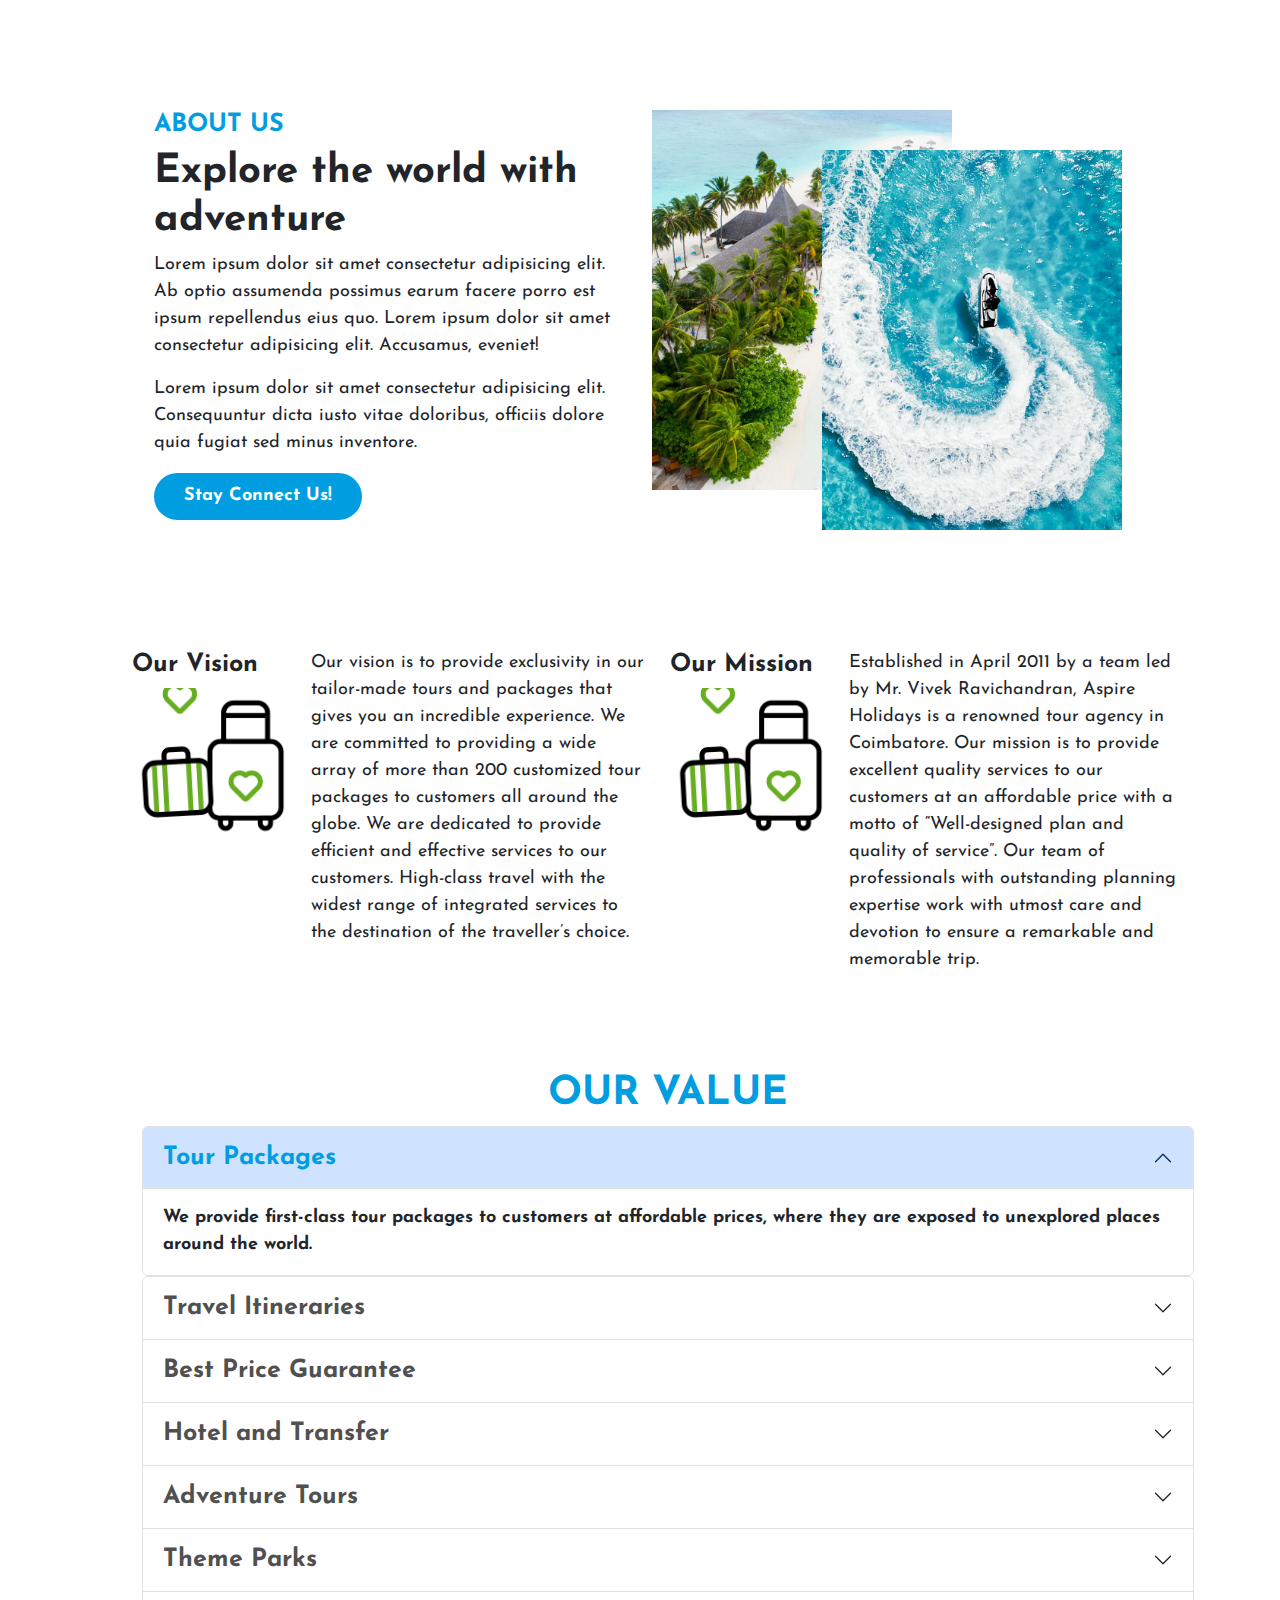
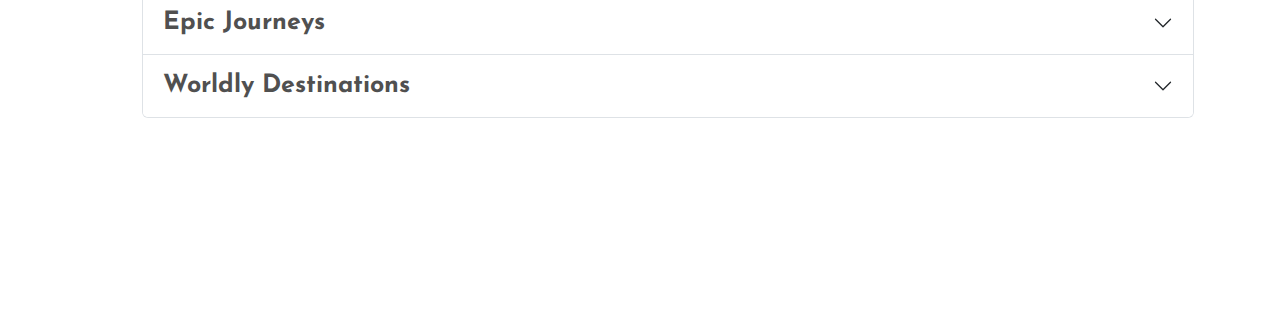
<file: about.html>
<!DOCTYPE html>
<html lang="en">
  <head>
    <meta charset="UTF-8" />
    <meta name="viewport" content="width=device-width, initial-scale=1.0" />
    <title>About us</title>
    <link
      rel="stylesheet"
      href="https://cdn.jsdelivr.net/npm/bootstrap@5.2.3/dist/css/bootstrap.min.css"
    />
    <link
      rel="stylesheet"
      href="https://cdnjs.cloudflare.com/ajax/libs/font-awesome/6.4.0/css/all.min.css"
    />
    <link rel="stylesheet" href="css/common.css" />
    <link rel="stylesheet" href="css/menu.css" />
  </head>
  <body>
    <div class="container">
      <div class="about row">
        <div class="col-md-6">
          <h3 class="sub-heading">ABOUT US</h3>
          <h2 class="main-heading">Explore the world with adventure</h2>
          <p>
            Lorem ipsum dolor sit amet consectetur adipisicing elit. Ab optio
            assumenda possimus earum facere porro est ipsum repellendus eius
            quo. Lorem ipsum dolor sit amet consectetur adipisicing elit.
            Accusamus, eveniet!
          </p>
          <p>
            Lorem ipsum dolor sit amet consectetur adipisicing elit.
            Consequuntur dicta iusto vitae doloribus, officiis dolore quia
            fugiat sed minus inventore.
          </p>
          <button class="bt btns b-main">Stay Connect Us!</button>
        </div>
        <div class="col-md-3">
          <img src="asset/images/1.webp" />
        </div>
        <div class="col-md-3 about-img">
          <img src="asset/images/2.webp" />
        </div>
      
    </div>
    <div class="container about-box">
      <div class="row">
        <div class="row">
          <div class="col-lg-2">
            <h5 class="sub-heading">Our Vision</h5>
            <img class="img-fluid" src="asset/gif/tour.gif" alt="" />
          </div>
          <div class="col-lg-4">
            <p>
              Our vision is to provide exclusivity in our tailor-made tours and
              packages that gives you an incredible experience. We are committed
              to providing a wide array of more than 200 customized tour
              packages to customers all around the globe. We are dedicated to
              provide efficient and effective services to our customers.
              High-class travel with the widest range of integrated services to
              the destination of the traveller’s choice.
            </p>
          </div>
          <div class="col-lg-2">
            <h5 class="sub-heading">Our Mission</h5>
            <img class="img-fluid" src="asset/gif/tour.gif" alt="" />
          </div>
          <div class="col-lg-4">
            <p>
              Established in April 2011 by a team led by Mr. Vivek Ravichandran,
              Aspire Holidays is a renowned tour agency in Coimbatore. Our
              mission is to provide excellent quality services to our customers
              at an affordable price with a motto of “Well-designed plan and
              quality of service”. Our team of professionals with outstanding
              planning expertise work with utmost care and devotion to ensure a
              remarkable and memorable trip.
            </p>
          </div>
        </div>
        <div class="row">
          <div class="col-lg-12 about-value">
            <h1 class="text-center main-heading">OUR VALUE</h1>
            <div class="accordion" id="accordionExample">
              <div class="accordion-item">
                <h2 class="accordion-header" id="headingOne">
                  <button
                    class="accordion-button sub-heading"
                    type="button"
                    data-bs-toggle="collapse"
                    data-bs-target="#collapseOne"
                    aria-expanded="true"
                    aria-controls="collapseOne"
                  >
                  Tour Packages
                  </button>
                </h2>
                <div
                  id="collapseOne"
                  class="accordion-collapse collapse show"
                  aria-labelledby="headingOne"
                  data-bs-parent="#accordionExample"
                >
                  <div class="accordion-body">
                    <strong>We provide first-class tour packages to customers at affordable prices, where they are exposed to unexplored places around the world.
                  </div>
                </div>
              </div>
              <div class="accordion-item">
                <h2 class="accordion-header" id="headingTwo">
                  <button
                    class="accordion-button collapsed sub-heading"
                    type="button"
                    data-bs-toggle="collapse"
                    data-bs-target="#collapseTwo"
                    aria-expanded="false"
                    aria-controls="collapseTwo"
                  >
                  Travel Itineraries
                  </button>
                </h2>
                <div
                  id="collapseTwo"
                  class="accordion-collapse collapse"
                  aria-labelledby="headingTwo"
                  data-bs-parent="#accordionExample"
                >
                  <div class="accordion-body">
                    We give you the best Travel Itineraries wherein you get the details about your tours and packages.
                  </div>
                </div>
              </div>
              <div class="accordion-item">
                <h2 class="accordion-header" id="headingThree">
                  <button
                    class="accordion-button collapsed sub-heading"
                    type="button"
                    data-bs-toggle="collapse"
                    data-bs-target="#collapseThree"
                    aria-expanded="false"
                    aria-controls="collapseThree"
                  >
                  Best Price Guarantee
                  </button>
                </h2>
                <div
                  id="collapseThree"
                  class="accordion-collapse collapse"
                  aria-labelledby="headingThree"
                  data-bs-parent="#accordionExample"
                >
                  <div class="accordion-body">
                    We are providing good packages at the best rates and also we customize our packages according to your needs.
                  </div>
                </div>
              </div>
              <div class="accordion-item">
                <h2 class="accordion-header" id="headingFour">
                  <button
                    class="accordion-button collapsed sub-heading"
                    type="button"
                    data-bs-toggle="collapse"
                    data-bs-target="#collapseFour"
                    aria-expanded="false"
                    aria-controls="collapseFour"
                  >
                  Hotel and Transfer
                  </button>
                </h2>
                <div
                  id="collapseFour"
                  class="accordion-collapse collapse"
                  aria-labelledby="headingFour"
                  data-bs-parent="#accordionExample"
                >
                  <div class="accordion-body">
                    Classy Hotels at all destinations with all amenities under our assistance and we provide all types of transfer vehicles from 4-60 seaters.
                  </div>
                </div>
              </div>
              <div class="accordion-item">
                <h2 class="accordion-header" id="headingFive">
                  <button
                    class="accordion-button collapsed sub-heading"
                    type="button"
                    data-bs-toggle="collapse"
                    data-bs-target="#collapseFive"
                    aria-expanded="false"
                    aria-controls="collapseFive"
                  >
                  Adventure Tours
                  </button>
                </h2>
                <div
                  id="collapseFive"
                  class="accordion-collapse collapse"
                  aria-labelledby="headingFive"
                  data-bs-parent="#accordionExample"
                >
                  <div class="accordion-body">
                    We provide Adventure Tours around India. Adventures like Jeep Ride, Camping, Rafting, Paragliding, Cliff Jumping, Deep Sea Diving, etc.
                  </div>
                </div>
              </div>
              <div class="accordion-item">
                <h2 class="accordion-header" id="headingSix">
                  <button
                    class="accordion-button collapsed sub-heading"
                    type="button"
                    data-bs-toggle="collapse"
                    data-bs-target="#collapseSix"
                    aria-expanded="false"
                    aria-controls="collapseSix"
                  >
                  Theme Parks
                  </button>
                </h2>
                <div
                  id="collapseSix"
                  class="accordion-collapse collapse"
                  aria-labelledby="headingSix"
                  data-bs-parent="#accordionExample"
                >
                  <div class="accordion-body">
                    Tour and Trips include Theme Park entrance fees at the best prices. We have associated with more than 100 Theme Parks around the world.
                  </div>
                </div>
              </div>
              <div class="accordion-item">
                <h2 class="accordion-header" id="headingSeven">
                  <button
                    class="accordion-button collapsed sub-heading"
                    type="button"
                    data-bs-toggle="collapse"
                    data-bs-target="#collapseSeven"
                    aria-expanded="false"
                    aria-controls="collapseSeven"
                  >
                  Epic Journeys
                  </button>
                </h2>
                <div
                  id="collapseSeven"
                  class="accordion-collapse collapse"
                  aria-labelledby="headingSeven"
                  data-bs-parent="#accordionExample"
                >
                  <div class="accordion-body">
                    Everlasting trips and a heart full of memories to talk about.
                  </div>
                </div>
              </div>
              <div class="accordion-item">
                <h2 class="accordion-header" id="headingEight">
                  <button
                    class="accordion-button collapsed sub-heading"
                    type="button"
                    data-bs-toggle="collapse"
                    data-bs-target="#collapseEight"
                    aria-expanded="false"
                    aria-controls="collapseEight"
                  >
                  Worldly Destinations
                  </button>
                </h2>
                <div
                  id="collapseEight"
                  class="accordion-collapse collapse"
                  aria-labelledby="headingEight"
                  data-bs-parent="#accordionExample"
                >
                  <div class="accordion-body">
                    We take you to Classy destinations to cherish where the soul can connect with the place eternally. Beautiful spots to travel where the heart desires.
                  </div>
                </div>
              </div>
            </div>
          </div>
        </div>
      </div>
    </div>
  </div>
    <script
      src="https://cdn.jsdelivr.net/npm/@popperjs/core@2.11.6/dist/umd/popper.min.js"
      integrity="sha384-oBqDVmMz9ATKxIep9tiCxS/Z9fNfEXiDAYTujMAeBAsjFuCZSmKbSSUnQlmh/jp3"
      crossorigin="anonymous"
    ></script>
    <script
      src="https://cdn.jsdelivr.net/npm/bootstrap@5.2.3/dist/js/bootstrap.min.js"
      integrity="sha384-cuYeSxntonz0PPNlHhBs68uyIAVpIIOZZ5JqeqvYYIcEL727kskC66kF92t6Xl2V"
      crossorigin="anonymous"
    ></script>
  </body>
</html>
</file>
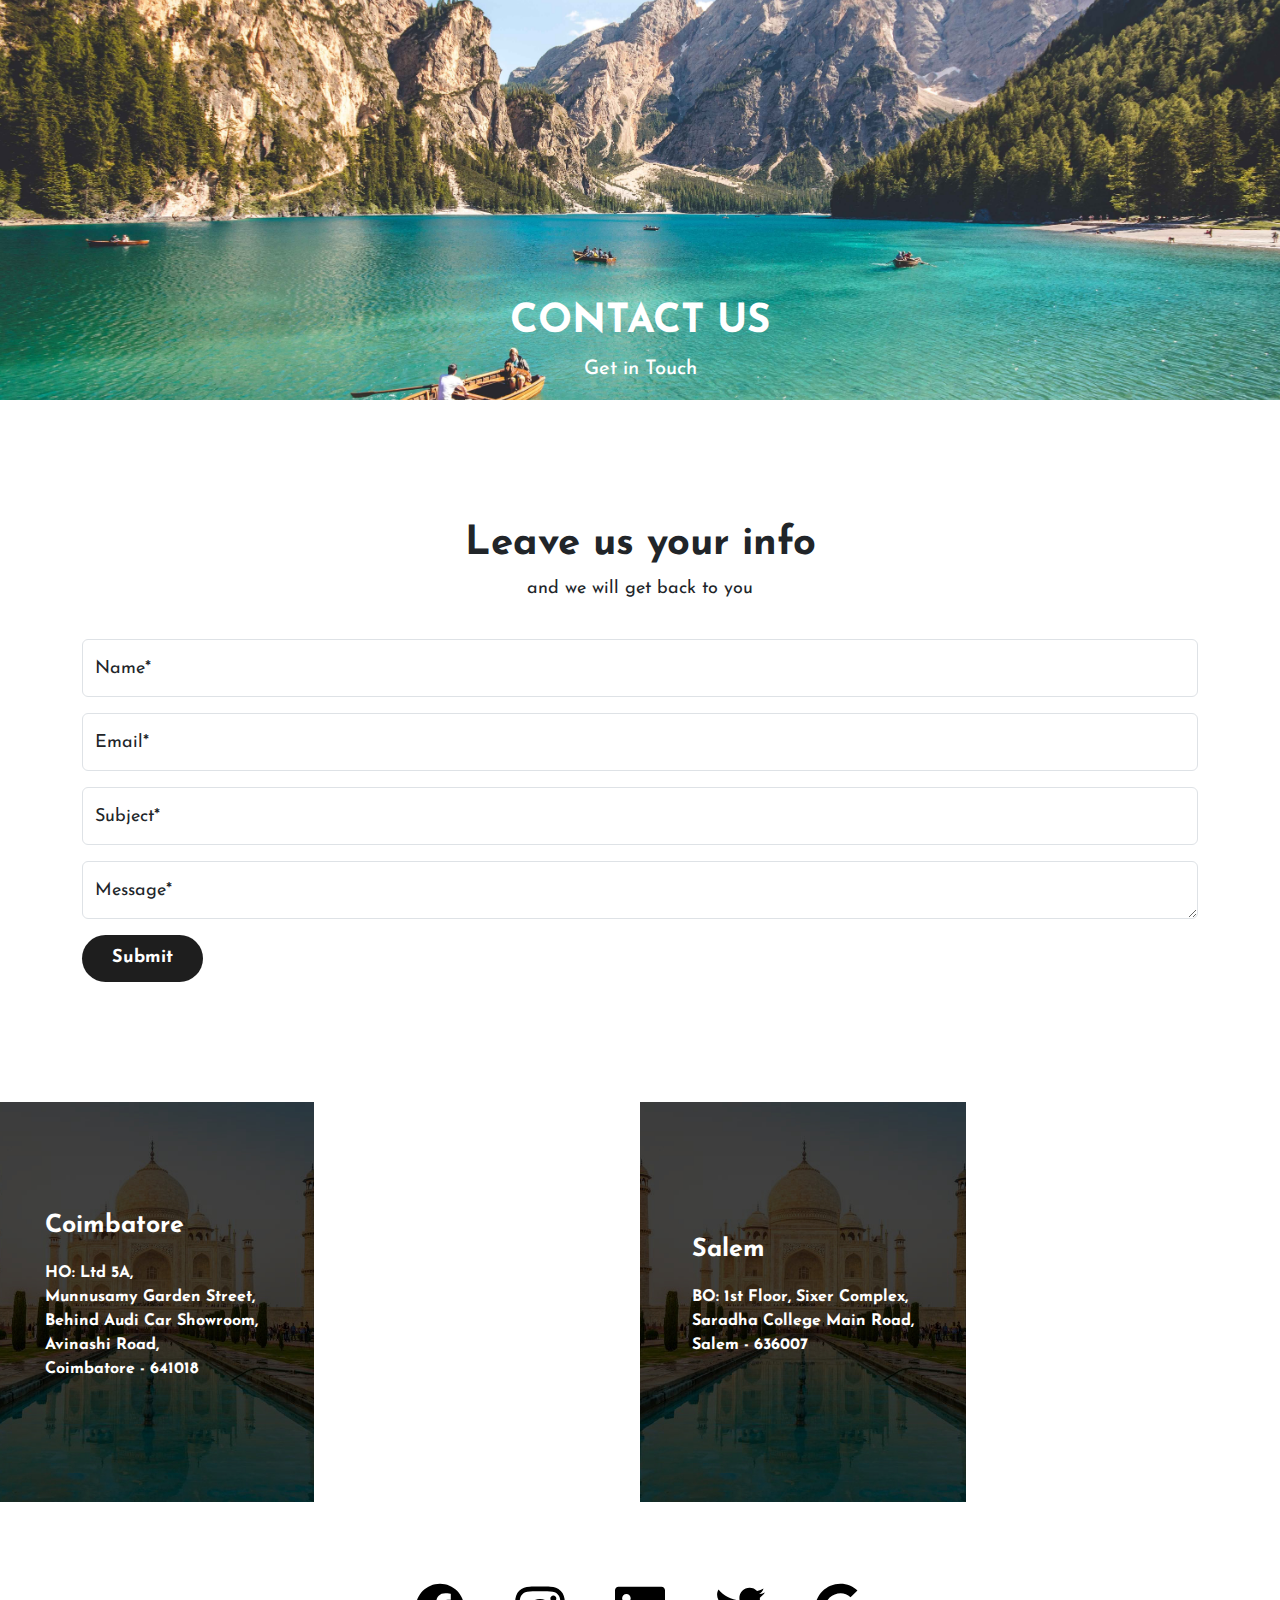
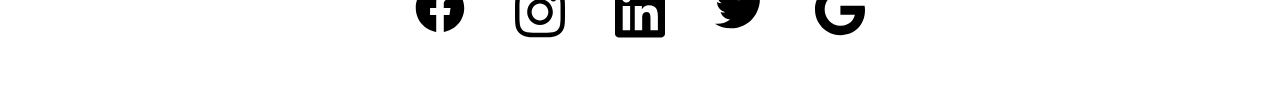
<file: contact.html>
<!DOCTYPE html>
<html lang="en">

  <head>
    <meta charset="UTF-8" />
    <meta name="viewport" content="width=device-width, initial-scale=1.0" />
    <title>Contact Us</title>
    

    <link
      rel="stylesheet"
      href="https://cdn.jsdelivr.net/npm/bootstrap@5.2.3/dist/css/bootstrap.min.css"
    />
    <link
    rel="stylesheet"
    href="https://cdnjs.cloudflare.com/ajax/libs/font-awesome/6.4.0/css/all.min.css"
  />
  <link rel="stylesheet" href="css/contact.css" />
    <link rel="stylesheet" href="css/common.css" />
  </head>
  <body>
    <!-- Banner Section  -->
    <section class="cont-banner">
      <div class="banner-box">
        <h2 class="main-heading">CONTACT US</h2>
        <p class="mini-heading">Get in Touch</p>
      </div>
    </section>
    <!-- Banner Section End  -->

    <!-- form Section  -->
    <section class="form-section">
      <div class="form-box container">
        <div class="form-header">
          <h3 class="main-heading">Leave us your info</h3>
          <p>and we will get back to you</p>
        </div>

        <div class="form">
          <form action="">
            <div class="form-floating mb-3">
              <input
                type="name"
                class="form-control"
                id="floatingInput"
                placeholder="name@example.com"
              />
              <label for="floatingInput">Name*</label>
            </div>

            <div class="form-floating mb-3">
              <input
                type="email"
                class="form-control"
                id="floatingInput"
                placeholder="name@example.com"
              />
              <label for="floatingInput">Email*</label>
            </div>

            <div class="form-floating mb-3">
              <input
                type="name"
                class="form-control"
                id="floatingInput"
                placeholder="name@example.com"
              />
              <label for="floatingInput">Subject*</label>
            </div>

            <div class="form-floating mb-3">
              <textarea
                rows="100"
                cols="50"
                class="form-control"
                id="floatingInput"
                placeholder="name@example.com"
              ></textarea>
              <label for="floatingInput">Message*</label>
            </div>
            <div class="btn-box">
              <button class="btns b-dark">Submit</button>
            </div>
          </form>
        </div>
      </div>
    </section>
    <!-- form Section End  -->

    <!-- map Section  -->
    <section class="map-section">
      <div class="map-box">
        <div class="row map-box-inn">
          <div class="col-md-6 col-lg-3 add-inn">
            <div>
              <p class="sub-heading">Coimbatore</p>
              <address>
                HO: Ltd 5A, <br>
                Munnusamy Garden Street, <br />
                Behind Audi Car Showroom, <br>
                Avinashi Road, <br />
                Coimbatore - 641018
              </address>
            </div>
          </div>
          <div class="col-md-6 col-lg-3 map-inn">
            <iframe
              src="https://www.google.com/maps/embed?pb=!1m18!1m12!1m3!1d31329.395881789624!2d76.9652806203203!3d11.025532047769012!2m3!1f0!2f0!3f0!3m2!1i1024!2i768!4f13.1!3m3!1m2!1s0x3ba859a90f7ec813%3A0xd3f7dc884b9f440!2sAspire%20Holidays%20-%20Best%20travel%20agency%20in%20coimbatore!5e0!3m2!1sen!2sin!4v1687333214975!5m2!1sen!2sin"
              allowfullscreen=""
              loading="lazy"
              referrerpolicy="no-referrer-when-downgrade"
            ></iframe>
          </div>
          <div class="col-md-6 col-lg-3 add-inn">
            <div>
              <p class="sub-heading">Salem</p>
              <address>
                BO: 1st Floor, Sixer Complex,<br />
                Saradha College Main Road,<br />
                Salem - 636007
              </address>
            </div>
          </div>
          <div class="col-md-6 col-lg-3 map-inn">
            <iframe
              src="https://www.google.com/maps/embed?pb=!1m18!1m12!1m3!1d31329.395881789624!2d76.9652806203203!3d11.025532047769012!2m3!1f0!2f0!3f0!3m2!1i1024!2i768!4f13.1!3m3!1m2!1s0x3ba859a90f7ec813%3A0xd3f7dc884b9f440!2sAspire%20Holidays%20-%20Best%20travel%20agency%20in%20coimbatore!5e0!3m2!1sen!2sin!4v1687333214975!5m2!1sen!2sin"
              allowfullscreen=""
              loading="lazy"
              referrerpolicy="no-referrer-when-downgrade"
            ></iframe>
          </div>
        </div>
      </div>
    </section>
    <!-- Map Section End  -->

    <!-- social Section  -->
    <section class="social">
        <div class="socialbox">
            <a href=""><img class="s-icon" width="50" src="/asset/svg/facebook.svg" alt=""></a>
            <a href=""><img class="s-icon" width="50" src="/asset/svg/instagram.svg" alt=""></a>
            <a href=""><img class="s-icon" width="50" src="/asset/svg/linkedin.svg" alt=""></a>
            <a href=""><img class="s-icon" width="50" src="/asset/svg/twitter.svg" alt=""></a>
            <a href=""><img class="s-icon" width="50" src="/asset/svg/google.svg" alt=""></a>
        </div>
    </section>
    <!-- social Section End  -->

    <script
      src="https://code.jquery.com/jquery-3.7.0.min.js"
      integrity="sha256-2Pmvv0kuTBOenSvLm6bvfBSSHrUJ+3A7x6P5Ebd07/g="
      crossorigin="anonymous"
    ></script>

    <!-- JS  -->
    <script
      src="https://cdnjs.cloudflare.com/ajax/libs/bootstrap/5.2.3/js/bootstrap.min.js"
      integrity="sha512-1/RvZTcCDEUjY/CypiMz+iqqtaoQfAITmNSJY17Myp4Ms5mdxPS5UV7iOfdZoxcGhzFbOm6sntTKJppjvuhg4g=="
      crossorigin="anonymous"
      referrerpolicy="no-referrer"
    ></script>
  </body>
</html>
</file>
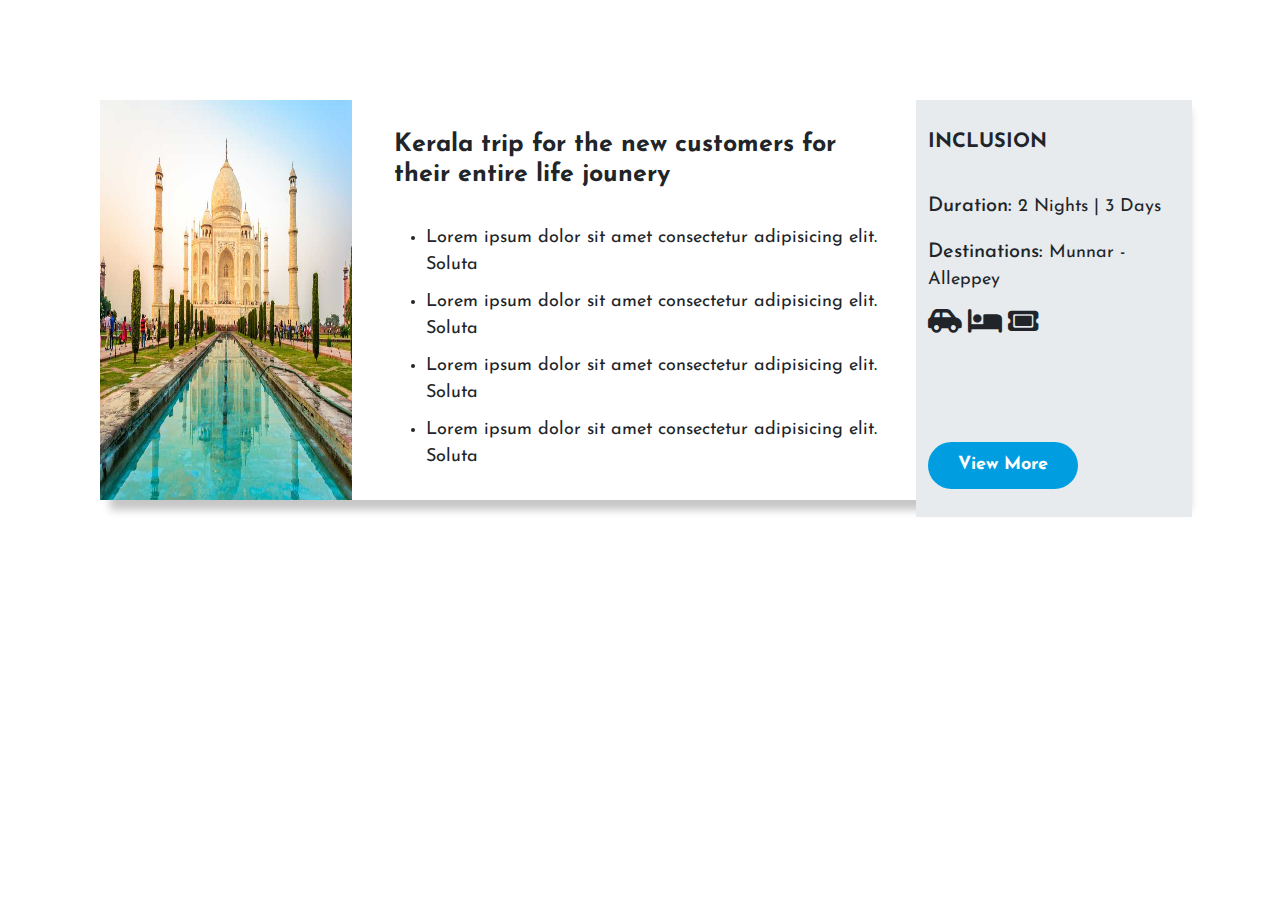
<file: package-item.html>
<!DOCTYPE html>
<html lang="en">
<head>
    <meta charset="UTF-8">
    <meta name="viewport" content="width=device-width, initial-scale=1.0">
    <title>Package List</title>
    <link
    rel="stylesheet"
    href="https://cdn.jsdelivr.net/npm/bootstrap@5.2.3/dist/css/bootstrap.min.css"
  />
  <link
    rel="stylesheet"
    href="https://cdnjs.cloudflare.com/ajax/libs/font-awesome/6.4.0/css/all.min.css"
  />
  <link rel="stylesheet" href="css/common.css" />
  <link rel="stylesheet" href="css/home.css" />
  <link rel="stylesheet" href="css/package-list.css" />
</head>
<body>
    <!-- Banner Section  -->
    <!-- <section class="banner-sec">
        <div id="banner" class="main-banner carousel slide" data-bs-ride="false">
          <div class="carousel-indicators"></div>
          <div class="carousel-inner">
            <div class="carousel-item active">
              <video width="100%" autoplay loop>
                <source src="asset/videos/domestic.mp4" type="video/mp4" />
                <p>Your browser does not support video</p>
              </video>
              <div class="carousel-caption d-none d-md-block">
                <h2>Domestic Packages</h2>
                <p>
                  "Journey into the Heart of Your Country: Unforgettable
                  Experiences."
                </p>
              </div>
            </div>
          </div>
        </div>
      </section> -->
      <!-- Banner Section End -->

    <!-- Package list section -->
    <section class="main-package">
        <div class="row">
            <div class="col-md-3">
                <img class="package-img" src="asset/images/domestic.jpg">
            </div>
            <div class="col-md-6 package-title">
                <h3 class="sub-heading">Kerala trip for the new customers for their entire life jounery</h3><br>
                <div class="package-content">
                    <ul>
                        <li>Lorem ipsum dolor sit amet consectetur adipisicing elit. Soluta</li>
                        <li>Lorem ipsum dolor sit amet consectetur adipisicing elit. Soluta</li>
                        <li>Lorem ipsum dolor sit amet consectetur adipisicing elit. Soluta</li>
                        <li>Lorem ipsum dolor sit amet consectetur adipisicing elit. Soluta</li>
                    </ul>
                </div>
            </div>
            <div class="col-md-3 side">
                <h5 class="mini-heading">INCLUSION</h5>
                <div class="side-body">
                  <div class="package-duration">
                    <p><span class="mini-heading">Duration: </span> 2 Nights | 3 Days</p>
                    <p><span class="mini-heading">Destinations: </span> Munnar - Alleppey</p>
                </div>
                <div>
                    <i class="fa-solid fa-car-side fa-xl"></i>
                    <i class="fa-solid fa-bed fa-xl"></i>
                    <i class="fa-solid fa-ticket fa-xl"></i>
                </div>
                </div>
                <button class="btns b-main">View More</button>
            </div>
        </div>
    </section>
    <!-- End Package list section -->

    <script
      src="https://code.jquery.com/jquery-3.7.0.min.js"
      integrity="sha256-2Pmvv0kuTBOenSvLm6bvfBSSHrUJ+3A7x6P5Ebd07/g="
      crossorigin="anonymous"
    ></script>

    <!-- JS  -->
    <script
      src="https://cdnjs.cloudflare.com/ajax/libs/bootstrap/5.2.3/js/bootstrap.min.js"
      integrity="sha512-1/RvZTcCDEUjY/CypiMz+iqqtaoQfAITmNSJY17Myp4Ms5mdxPS5UV7iOfdZoxcGhzFbOm6sntTKJppjvuhg4g=="
      crossorigin="anonymous"
      referrerpolicy="no-referrer"
    ></script>
</body>
</html>
</file>
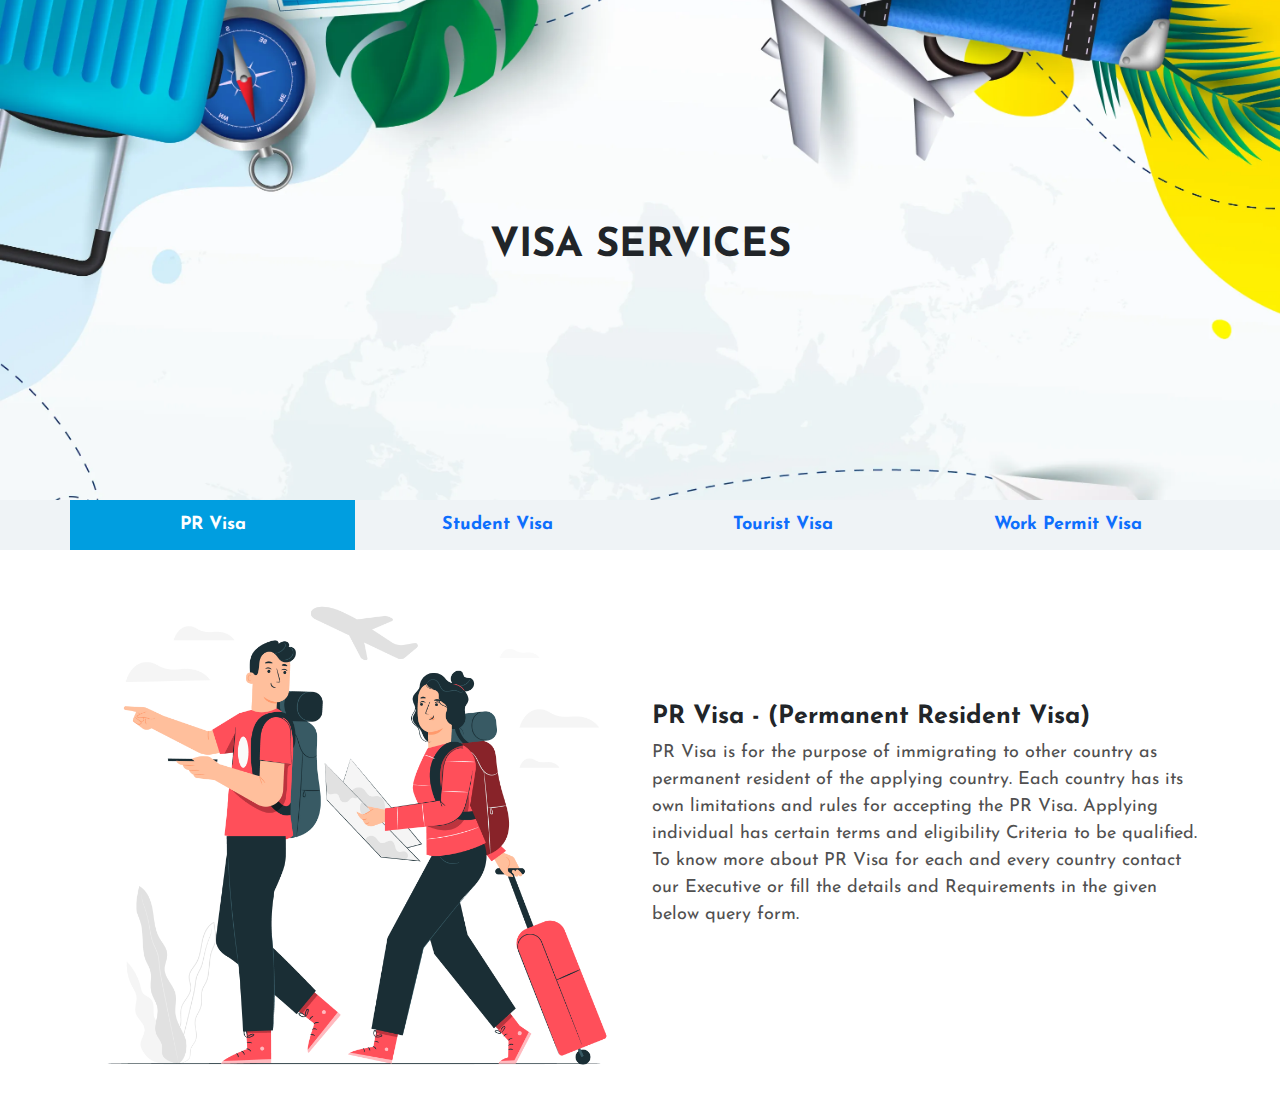
<file: visa.html>
<!DOCTYPE html>
<html lang="en">
  <head>
    <meta charset="UTF-8" />
    <meta name="viewport" content="width=device-width, initial-scale=1.0" />
    <title>Visa Service</title>
    <link
      rel="stylesheet"
      href="https://cdn.jsdelivr.net/npm/bootstrap@5.2.3/dist/css/bootstrap.min.css"
    />
    <link
      rel="stylesheet"
      href="https://cdnjs.cloudflare.com/ajax/libs/font-awesome/6.4.0/css/all.min.css"
    />
    <link rel="stylesheet" href="css/common.css" />
    <link rel="stylesheet" href="css/visa.css" />
  </head>
  <body>
    <!-- banner section  -->
    <section class="visa-banner">
      <h1 class="main-heading">VISA SERVICES</h1>
    </section>
    <!-- Banner Section End  -->

    <!-- tab menu section  -->
    <section class="tab-menu-sec">
      <div class="tab-menu container">
        <div class="row">
          <a
            onclick="service('pr')"
            href="#prv"
            class="col-md-3 tab-box pr active"
          >
            <p class="tab-name">PR Visa</p>
          </a>
          <a onclick="service('sv')" href="#sv" class="col-md-3 sv tab-box">
            <p class="tab-name">Student Visa</p>
          </a>
          <a onclick="service('tv')" href="#tv" class="col-md-3 tv tab-box">
            <p class="tab-name">Tourist Visa</p>
          </a>
          <a onclick="service('wpv')" href="#wpv" class="col-md-3 wpv tab-box">
            <p class="tab-name">Work Permit Visa</p>
          </a>
        </div>
      </div>
    </section>
    <!-- Tab Menu Section End  -->

    <!-- RP Visa  -->
    <div class="service-sec" id="prv-box">
      <div class="service-box container">
        <div class="row">
          <div class="col-md-6">
            <div class="img-box">
              <img
                class="img-fluid"
                src="asset/images/cuple-vector.jpg"
                alt=""
              />
            </div>
          </div>
          <div class="col-md-6">
            <div class="cont-box">
              <h2 class="sub-heading">PR Visa - (Permanent Resident Visa)</h2>
              <p class="para">
                PR Visa is for the purpose of immigrating to other country as
                permanent resident of the applying country. Each country has its
                own limitations and rules for accepting the PR Visa. Applying
                individual has certain terms and eligibility Criteria to be
                qualified. To know more about PR Visa for each and every country
                contact our Executive or fill the details and Requirements in
                the given below query form.
              </p>
            </div>
          </div>
        </div>
      </div>
    </div>
    <!-- RP Visa End  -->

    <!-- Student Visa  -->
    <div class="service-sec" id="sv-box">
      <div class="service-box container">
        <div class="row">
          <div class="col-md-6">
            <div class="cont-box">
              <h2 class="sub-heading">Study Abroad / Student Visa</h2>
              <p class="para">
                Student / Study Visa is applicable only for those are in need to
                pursue education in Foreign countries. Student / Study Visa is
                the document that is needed to enter any country legally for
                educational purpose. Study/ Student Visa can only ba applied
                after the application or admission Process is completed from the
                desired College / university, this visa has a permitted time as
                the course selected by the candidate (let it be any Graduation/
                Diploma/ Doctorate). Tenure of this visa is dependent on how
                long the selected program would be. To know more about Student
                Visa for each and every country contact our Executive or fill
                the details and Requirements in the given below query form.
              </p>
              <ul>
                <li>Study in USA</li>
                <li>Study in UK</li>
                <li>Study in Canada</li>
                <li>Study in Australia</li>
              </ul>
            </div>
          </div>
          <div class="col-md-6">
            <div class="img-box">
              <img
                class="img-fluid"
                src="asset/images/cuple-vector.jpg"
                alt=""
              />
            </div>
          </div>
        </div>
      </div>
    </div>
    <!-- Student Visa End  -->

    <!-- Tourist Visa  -->
    <div class="service-sec" id="tv-box">
      <div class="service-box container">
        <div class="row">
          <div class="col-md-6">
            <div class="img-box">
              <img
                class="img-fluid"
                src="asset/images/cuple-vector.jpg"
                alt=""
              />
            </div>
          </div>
          <div class="col-md-6">
            <div class="cont-box">
              <h2 class="sub-heading">Tourist Visa</h2>
              <p class="para">
                Work permit visa allows business people, permanent workers,
                temporary workers and others to work in any foreign country.
                Applicants should have return to their home country after the
                end of their employment. Open work permit and an
                employer-specific work permit. To know more about Work permit
                Visa for each and every country contact our Executive or fill
                the details and Requirements in the given below query form.
              </p>
            </div>
          </div>
        </div>
      </div>
    </div>
    <!-- Tourist Visa End -->

    <!-- Work Visa  -->
    <div class="service-sec" id="wpv-box">
      <div class="service-box container">
        <div class="row">
          <div class="col-md-6">
            <div class="cont-box">
              <h2 class="sub-heading">Work Permit Visa</h2>
              <p class="para">
                Tourist visa as the name refers, these types of visas are issued
                exclusively for tourism. Tourist visa is a pass for an
                individual to enter a foreign country for the purpose of leisure
                and tourism. This visa has certain restrictions such as short
                period of time, Maximum of 30 days. Tourist visas cannot be used
                for working purpose or Educational purpose. Multiple entry visas
                are the part of the tourist visa that is used for connecting
                cities in between the travel. To know more about Tourist Visa
                for each and every country contact our Executive or fill the
                details and Requirements in the given below query form.
              </p>
            </div>
          </div>
          <div class="col-md-6">
            <div class="img-box">
              <img
                class="img-fluid"
                src="asset/images/cuple-vector.jpg"
                alt=""
              />
            </div>
          </div>
        </div>
      </div>
    </div>
    <!-- Work Visa End  -->

    <!-- jQuery cdn  -->
    <script
      src="https://code.jquery.com/jquery-3.7.0.min.js"
      integrity="sha256-2Pmvv0kuTBOenSvLm6bvfBSSHrUJ+3A7x6P5Ebd07/g="
      crossorigin="anonymous"
    ></script>

    <!-- JS  -->
    <script
      src="https://cdnjs.cloudflare.com/ajax/libs/bootstrap/5.2.3/js/bootstrap.min.js"
      integrity="sha512-1/RvZTcCDEUjY/CypiMz+iqqtaoQfAITmNSJY17Myp4Ms5mdxPS5UV7iOfdZoxcGhzFbOm6sntTKJppjvuhg4g=="
      crossorigin="anonymous"
      referrerpolicy="no-referrer"
    ></script>

    <script>
      let pr = $(".pr");
      let sv = $(".sv");
      let tv = $(".tv");
      let wpv = $(".wpv");
      let prb = $("#prv-box");
      let svb = $("#sv-box");
      let tvb = $("#tv-box");
      let wpvb = $("#wpv-box");

      function dis() {
        prb.addClass("dis-none");
        svb.addClass("dis-none");
        tvb.addClass("dis-none");
        wpvb.addClass("dis-none");
      }
      function service(box) {
        pr.removeClass("active");
        sv.removeClass("active");
        tv.removeClass("active");
        wpv.removeClass("active");

        if (box == "pr") {
          dis();
          pr.addClass('active');
          prb.removeClass("dis-none");
          prb.addClass("dis-box");

        } else if (box == "sv") {
            dis();
          sv.addClass('active');
          svb.removeClass("dis-none");
          svb.addClass("dis-box");
        } else if (box == "tv") {
            dis();
          tv.addClass('active');
          tvb.removeClass("dis-none");
          tvb.addClass("dis-box");
        } else {
            dis();
          wpv.addClass('active');
          wpvb.removeClass("dis-none");
          wpvb.addClass("dis-box");
        }
      }
    </script>
  </body>
</html>
</file>
<file: css/common.css>
/* Josefin Sans Font Family */
@import url("https://fonts.googleapis.com/css2?family=Josefin+Sans:wght@100;200;300;400;500;600;700&display=swap");

:root {
  --main: #009ee0;
  --sec: #4f7d17;
  --dark: #1e1e1e;
  --lit: rgb(80, 80, 80);
}

body {
  font-family: "Josefin Sans", sans-serif;
  font-size: 18px;
  width: 100vw;
  overflow-x: hidden;
}

/* Buttons */
.btns {
  border: none;
  padding: 10px 30px;
  font-weight: bold;
  color: #fff;
  border-radius: 50px;
  cursor: pointer;
}

.b-dark {
  background-color: var(--dark);
}
.b-dark:hover {
  background-color: var(--main);
}

.b-main {
  background-color: var(--main);
}
.b-main:hover {
  background-color: #071409;
}

/* Links */
.link {
  text-decoration: none;
  color: var(--sec);
  font-weight: bolder;
}
.link:hover {
  color: var(--main);
}

/* Heading  */
.main-heading {
  font-size: 40px;
  font-weight: 900;
}
.sub-heading {
  font-size: 25px;
  font-weight: 700;
}
.mini-heading {
  font-size: 20px;
  font-weight: 500;
}
.banner-heading{
  font-size: 80px;
  font-weight: 900;
}
.para {
  color: var(--lit);
}

input:focus, textarea:focus{
  outline: none !important;
  box-shadow: none !important;
  border: 2px solid var(--main) !important;
}
</file>
<file: css/menu.css>
.main-menu{
    /* z-index: 1; */
    /* position: fixed; */
    top: 0;
    background-color: #fff;
    /* box-shadow: 0 5px 15px rgba(0, 0, 0, 0.5); */
}
.nav-item .nav-link:hover{
    color: var(--main);
}
.nav-item .active{
    color: var(--main) !important;
}
.logo-box,
.list-box,
.icons-box{
    display:flex;
    justify-content: center;
    align-items: center;
}
.list-box .nav-link{
    font-weight: 700;
    font-size: 16px;
}
.logo-box img{
    scale: 0.8;
}
.list-box li{
    padding:10px;
}
.about{
   margin:100px 50px 100px 50px; 
   padding:10px;
}
.about img{
    width:300px;
    object-fit: cover;
    box-shadow:black;
}
.about h3{
    color:var(--main)
}
.about-img{
    position: absolute;
    top:150px;
    right:150px;
}
.about-box{
    margin:100px 30px;
    padding:20px;
}
.about-value{
    margin:80px 10px;
}
.about-value .main-heading{
    color:var(--main);
}
.about-value button{
    color:var(--lit);
}
.about-value .sub-heading:not(.collapsed){
    color:var(--main) !important;
    
}
.about-value .sub-heading:not(.collapsed):focus{
    outline: 0 !important;
    border: 0 !important;
}
</file>
<file: css/contact.css>
.cont-banner{
    height: 400px;
    background-image: url('/asset/images/banner3.jpg');
    background-size: cover;
    background-position: center;
    color: #fff;
    display: flex;
    justify-content: center;
    align-items: end;
    text-align: center;
}
.form-section{
    padding: 100px 0 120px 0 ;
}
.form-header{
    text-align: center;
    padding: 20px;
}
.map-box-inn div{
    padding: 0;
}
.add-inn{
    background-image: url('/asset/images/domestic-dark.jpg');
    background-size: cover;
    background-position: center;
    color: #fff;
    display: flex;
    justify-content: center;
    align-items: center;
    font-weight: bold;
    height: 400px;
    font-size: 16px;
    padding: 20px;
}
.map-section{
    overflow: hidden;
}
.map-inn iframe{
    width: 100%;
    height: 400px;
}
.social{
    height: 200px;
    display: flex;
    justify-content: center;
    align-items: center;
}
.socialbox{
    display: flex;
    gap: 50px;
}
</file>
<file: css/home.css>
.main-banner .carousel-inner {
  min-height: 700px;
  max-height: 700px;
  overflow: hidden;
  display: flex;
  position: relative;
}
.carousel-caption{
  position: absolute;
  height: 100%;
  display: flex !important;
  justify-content: center !important;
  align-items: center !important;
}

/* Spot light */
.spotlight-sec {
  padding: 110px;
}
.spot-inn {
  padding: 20px;
  text-align: center;
}
.img-circle {
  width: 200px;
  height: 200px;
  border-radius: 50%;
  display: flex;
  justify-content: center;
  align-items: center;
  border: 5px solid var(--main);
  margin: 0 auto;
}
.img-circle img {
  width: 70%;
}

/* Home About  */
.home-about{
  justify-content: center;
  align-items: center;
}
.about-sec {
  padding: 50px 0;
  background-color: #f1f1f1;
}
</file>
<file: css/package-list.css>
.package-list {
	 color: #009ee0;
	 text-align: center;
	 padding: 1em;
}
 .flip {
	 position: relative;
}
 .flip > .front, .flip > .back {
	 display: block;
	 transition-timing-function: cubic-bezier(0.175, 0.885, 0.32, 1.275);
	 transition-duration: 0.5s;
	 transition-property: transform, opacity;
}
 .flip > .front {
	 transform: rotateY(0deg);
}
 .flip > .back {
	 position: absolute;
	 opacity: 0;
	 top: 0px;
	 left: 0px;
	 width: 100%;
	 height: 100%;
	 transform: rotateY(-180deg);
}
 .flip:hover > .front {
	 transform: rotateY(180deg);
}
 .flip:hover > .back {
	 opacity: 1;
	 transform: rotateY(0deg);
}
 .flip.flip-vertical > .back {
	 transform: rotateX(-180deg);
}
 .flip.flip-vertical:hover > .front {
	 transform: rotateX(180deg);
}
 .flip.flip-vertical:hover > .back {
	 transform: rotateX(0deg);
}
 .flip {
	 position: relative;
	 display: inline-block;
	 margin-right: 2px;
	 margin-bottom: 1em;
	 width: 400px;
}
 .flip > .front, .flip > .back {
	 display: block;
	 color: white;
	 width: inherit;
	 background-size: cover !important;
	 background-position: center !important;
	 height: 220px;
	 padding: 1em 2em;
	 background: var(--main);
	 border-radius: 10px;
}
 .flip > .front p, .flip > .back p {
	 font-size: 0.9125rem;
	 line-height: 160%;
	 color: #fff;
}
 

/* package-item css code start */
.main-package{
	height:400px;
	margin:100px;
	box-shadow: 10px 10px 8px rgb(199, 199, 199);
}
.main-package .package-img{
	height:400px;
	width:100%;
	overflow: hidden;
}
.main-package .package-title{
	padding: 30px;
	background-color: ;
}
.main-package .package-content li{
	margin-bottom:10px;
}
.main-package .side{
	background-color: rgb(231, 235, 238);
}
.main-package .side h5{
	font-weight: bold;
	height: 20%;
	display: flex;
	align-items: center;
}
.main-package:hover{
	box-shadow: 10px 10px 18px grey;
}
.side-body{
height: 60%;
}
</file>
<file: css/visa.css>
.visa-banner{
    height: 500px;
    background-image: url(/asset/images/travel_bg.webp);
    background-size: cover;
    background-position: 0 -200px;
    background-repeat: no-repeat;
    display: flex;
    justify-content: center;
    align-items: center;
}
.tab-menu-sec{
    background-color: #eff3f6 !important;
    width: 100%;
}
.tab-menu .row{
    height: 50px;
}
.tab-box{
    text-align: center;
    height: 100%;
    display: flex;
    justify-content: center;
    align-items: center;
    text-decoration: none;
}
.tab-name{
    margin: 0;
    padding: 0;
    font-weight: bold;
}
.tab-menu .row .active{
    background-color: #009ee0 !important;
    color: #fff;
}
.service-box .row{
    justify-content: center;
    align-items: center;
}
#sv-box,
#tv-box,
#wpv-box {
    display: none;
}
.dis-box{
    display: block !important;
}
.dis-none{
    display: none !important;
}
</file>
